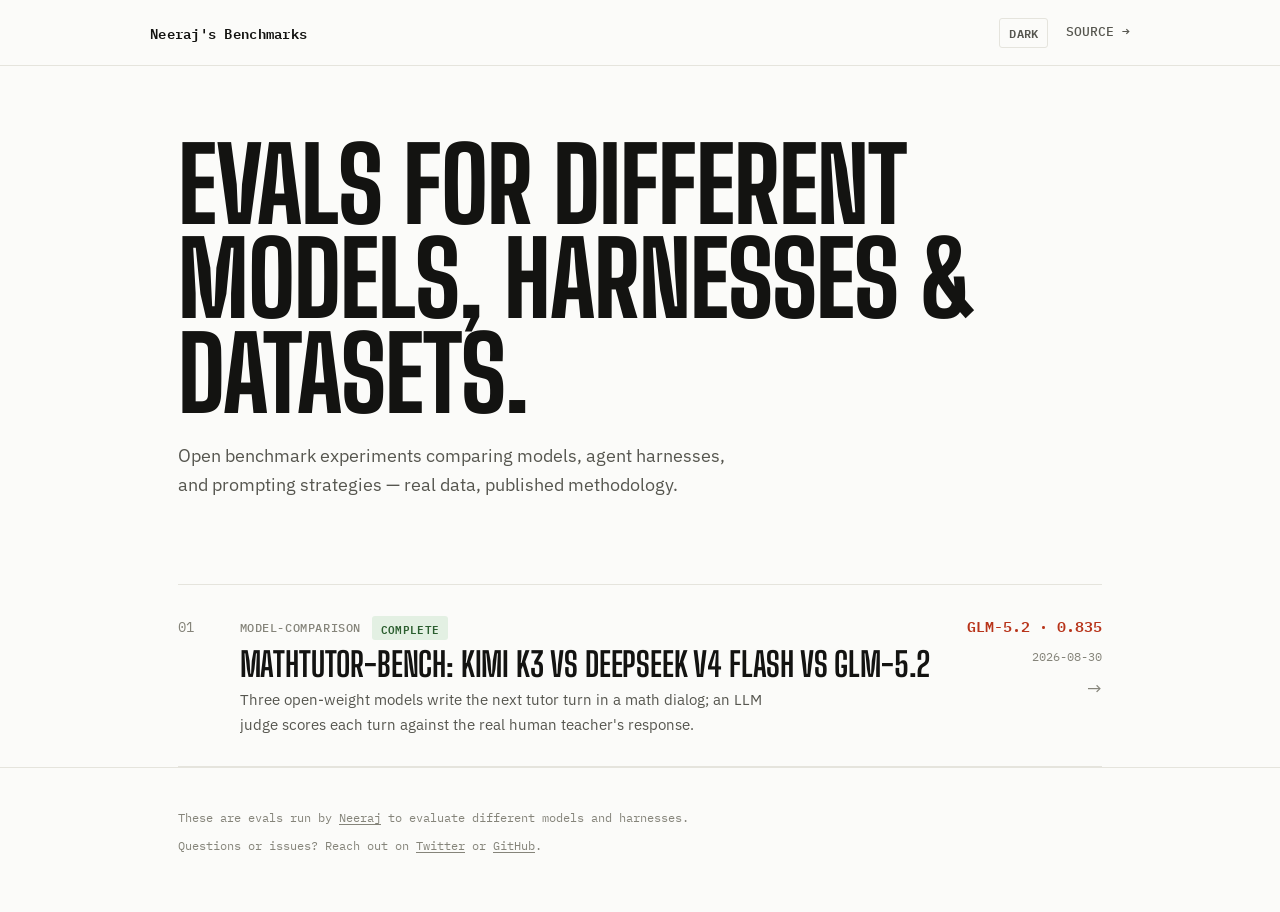
<file: docs/index.html>
<!doctype html>
<html lang="en" class="no-js">
<head>
  <meta charset="utf-8">
  <meta name="viewport" content="width=device-width, initial-scale=1">
  <title>Neeraj's Benchmarks: Model, Harness &amp; Dataset Evals</title>
  <script>try{var t=localStorage.getItem("theme");if(t==="light"||t==="dark")document.documentElement.setAttribute("data-theme",t)}catch(e){}</script>
  <link rel="preconnect" href="https://fonts.googleapis.com">
  <link rel="preconnect" href="https://fonts.gstatic.com" crossorigin>
  <link href="https://fonts.googleapis.com/css2?family=Big+Shoulders+Display:wght@600;700;800&family=IBM+Plex+Sans:wght@400;500;600;700&family=IBM+Plex+Mono:wght@400;500;600&display=swap" rel="stylesheet">
  <link rel="stylesheet" href="style.css">
</head>
<body>
  <div class="topbar">
    <div class="wrap topbar-inner">
      <a class="wordmark" href=".">Neeraj's Benchmarks</a>
      <div class="topbar-right">
        <button class="theme-toggle" id="theme-toggle" type="button">DARK</button>
        <a class="topbar-link" href="https://github.com/kn-neeraj/neeraj-benchmarks">SOURCE &rarr;</a>
      </div>
    </div>
  </div>

  <div class="wrap">
    <section class="hero">
      <h1 data-enter style="--enter-i:0">Evals for different<br>models, harnesses &amp; datasets.</h1>
      <p class="hero-sub" data-enter style="--enter-i:1">Open benchmark experiments comparing models, agent harnesses, and prompting strategies &mdash; real data, published methodology.</p>
    </section>

    <section>
      <div class="index-list">
        
        <a class="index-row" href="experiments/mathtutorbench-eval/" data-reveal data-reveal-group="index">
          <span class="index-num">01</span>
          <div class="index-main">
            <div class="index-top-line">
              <span class="index-category">model-comparison</span>
              <span class="badge badge-complete">Complete</span>
            </div>
            <h2 class="index-title">MathTutor-Bench: Kimi K3 vs DeepSeek V4 Flash vs GLM-5.2</h2>
            <p class="index-summary">Three open-weight models write the next tutor turn in a math dialog; an LLM judge scores each turn against the real human teacher&#x27;s response.</p>
          </div>
          <div class="index-side">
            <span class="index-headline">GLM-5.2 &middot; 0.835</span>
            <span class="index-date">2026-08-30</span>
            <span class="index-arrow">&rarr;</span>
          </div>
        </a>
      </div>
    </section>
  </div>

  <footer class="site-footer">
    <div class="wrap">
      <p>These are evals run by <a href="https://kneeraj.com">Neeraj</a> to evaluate different models and harnesses.</p>
      <p>Questions or issues? Reach out on <a href="https://x.com/kn_neeraj1">Twitter</a> or <a href="https://github.com/kn-neeraj">GitHub</a>.</p>
    </div>
  </footer>

  <script src="theme.js"></script>
  <script src="main.js"></script>
</body>
</html>
</file>
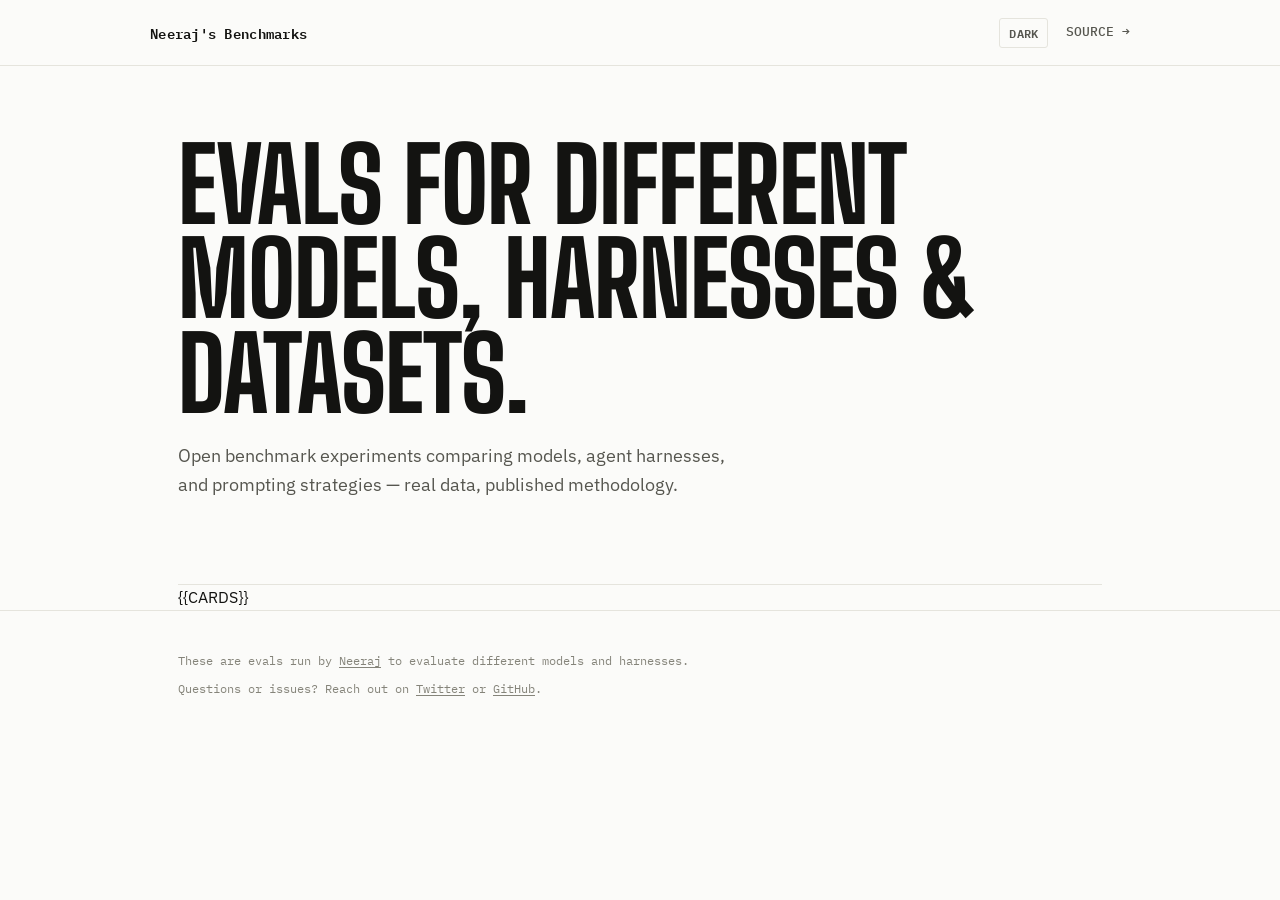
<file: site/templates/index.html>
<!doctype html>
<html lang="en" class="no-js">
<head>
  <meta charset="utf-8">
  <meta name="viewport" content="width=device-width, initial-scale=1">
  <title>Neeraj's Benchmarks: Model, Harness &amp; Dataset Evals</title>
  <script>try{var t=localStorage.getItem("theme");if(t==="light"||t==="dark")document.documentElement.setAttribute("data-theme",t)}catch(e){}</script>
  <link rel="preconnect" href="https://fonts.googleapis.com">
  <link rel="preconnect" href="https://fonts.gstatic.com" crossorigin>
  <link href="https://fonts.googleapis.com/css2?family=Big+Shoulders+Display:wght@600;700;800&family=IBM+Plex+Sans:wght@400;500;600;700&family=IBM+Plex+Mono:wght@400;500;600&display=swap" rel="stylesheet">
  <link rel="stylesheet" href="style.css">
</head>
<body>
  <div class="topbar">
    <div class="wrap topbar-inner">
      <a class="wordmark" href=".">Neeraj's Benchmarks</a>
      <div class="topbar-right">
        <button class="theme-toggle" id="theme-toggle" type="button">DARK</button>
        <a class="topbar-link" href="https://github.com/kn-neeraj/neeraj-benchmarks">SOURCE &rarr;</a>
      </div>
    </div>
  </div>

  <div class="wrap">
    <section class="hero">
      <h1 data-enter style="--enter-i:0">Evals for different<br>models, harnesses &amp; datasets.</h1>
      <p class="hero-sub" data-enter style="--enter-i:1">Open benchmark experiments comparing models, agent harnesses, and prompting strategies &mdash; real data, published methodology.</p>
    </section>

    <section>
      <div class="index-list">
        {{CARDS}}
      </div>
    </section>
  </div>

  <footer class="site-footer">
    <div class="wrap">
      <p>These are evals run by <a href="https://kneeraj.com">Neeraj</a> to evaluate different models and harnesses.</p>
      <p>Questions or issues? Reach out on <a href="https://x.com/kn_neeraj1">Twitter</a> or <a href="https://github.com/kn-neeraj">GitHub</a>.</p>
    </div>
  </footer>

  <script src="theme.js"></script>
  <script src="main.js"></script>
</body>
</html>
</file>
<file: docs/style.css>
:root {
  --bg: #fbfbf9;
  --surface: #ffffff;
  --surface-hover: #f4f3ee;
  --border: #e5e4dd;
  --border-strong: #cfcec4;
  --ink: #131311;
  --ink-muted: #56564f;
  --ink-faint: #85847a;
  --accent: #d8431f;
  --accent-ink: #b8341a;
  --accent-soft: #fdece5;

  --badge-complete-bg: #e3f0e3;
  --badge-complete-fg: #2b5e2f;
  --badge-progress-bg: #fdece5;
  --badge-progress-fg: #b8341a;

  --chart-grid: #e5e4dd;
  --chart-bar: #d8431f;
  --chart-bar-alpha: rgba(216, 67, 31, 0.82);
  --chart-ci: #131311;

  --shadow-row: 0 1px 0 var(--border);
  --ease-out-expo: cubic-bezier(0.16, 1, 0.3, 1);

  --font-display: "Big Shoulders Display", "Arial Narrow", sans-serif;
  --font-body: "IBM Plex Sans", -apple-system, sans-serif;
  --font-mono: "IBM Plex Mono", ui-monospace, SFMono-Regular, monospace;
}

/* Dark palette applies when the OS prefers dark AND the user hasn't
   explicitly chosen light via the toggle, OR when the toggle has
   explicitly chosen dark -- so a manual choice always wins over the OS
   setting, in either direction. */
@media (prefers-color-scheme: dark) {
  :root:not([data-theme="light"]) {
    --bg: #0a0a0b;
    --surface: #121213;
    --surface-hover: #1a1a1c;
    --border: #26262a;
    --border-strong: #38383e;
    --ink: #f2f0ea;
    --ink-muted: #aaa9a2;
    --ink-faint: #78776f;
    --accent: #ff6a3d;
    --accent-ink: #ff8a5e;
    --accent-soft: #2c1710;

    --badge-complete-bg: #16281a;
    --badge-complete-fg: #7dd88a;
    --badge-progress-bg: #2c1710;
    --badge-progress-fg: #ff8a5e;

    --chart-grid: #232326;
    --chart-bar: #ff6a3d;
    --chart-bar-alpha: rgba(255, 106, 61, 0.85);
    --chart-ci: #f2f0ea;

    --shadow-row: 0 1px 0 var(--border);
  }
}
:root[data-theme="dark"] {
  --bg: #0a0a0b;
  --surface: #121213;
  --surface-hover: #1a1a1c;
  --border: #26262a;
  --border-strong: #38383e;
  --ink: #f2f0ea;
  --ink-muted: #aaa9a2;
  --ink-faint: #78776f;
  --accent: #ff6a3d;
  --accent-ink: #ff8a5e;
  --accent-soft: #2c1710;

  --badge-complete-bg: #16281a;
  --badge-complete-fg: #7dd88a;
  --badge-progress-bg: #2c1710;
  --badge-progress-fg: #ff8a5e;

  --chart-grid: #232326;
  --chart-bar: #ff6a3d;
  --chart-bar-alpha: rgba(255, 106, 61, 0.85);
  --chart-ci: #f2f0ea;

  --shadow-row: 0 1px 0 var(--border);
}

* { box-sizing: border-box; }
html { color-scheme: light dark; }

body {
  margin: 0;
  background: var(--bg);
  color: var(--ink);
  font-family: var(--font-body);
  line-height: 1.6;
  font-size: 16px;
  -webkit-font-smoothing: antialiased;
}

a { color: var(--accent-ink); text-decoration: none; }
a:hover { text-decoration: underline; }

code {
  font-family: var(--font-mono);
  font-size: 0.88em;
  background: var(--surface-hover);
  border: 1px solid var(--border);
  border-radius: 3px;
  padding: 0.08em 0.4em;
}

.judge-prompt {
  font-family: var(--font-mono);
  font-size: 0.8rem;
  line-height: 1.6;
  white-space: pre-wrap;
  word-break: break-word;
  background: var(--surface);
  border: 1px solid var(--border);
  border-radius: 4px;
  padding: 1.1rem 1.35rem;
  margin: 0;
  color: var(--ink-muted);
  overflow-x: auto;
}

.wrap { max-width: 980px; margin: 0 auto; padding-left: 1.75rem; padding-right: 1.75rem; }

/* ---------- top bar ---------- */

.topbar {
  border-bottom: 1px solid var(--border);
}
.topbar-inner {
  display: flex;
  align-items: center;
  justify-content: space-between;
  padding: 1.1rem 0;
}
.wordmark {
  font-family: var(--font-mono);
  font-weight: 600;
  font-size: 0.85rem;
  letter-spacing: 0.02em;
  color: var(--ink);
  text-decoration: none;
}
.wordmark:hover { text-decoration: none; color: var(--accent-ink); }
.topbar-link {
  font-family: var(--font-mono);
  font-size: 0.8rem;
  font-weight: 500;
  color: var(--ink-muted);
}
.topbar-link:hover { color: var(--accent-ink); text-decoration: none; }

.topbar-right {
  display: flex;
  align-items: center;
  gap: 1.1rem;
}
.theme-toggle {
  font-family: var(--font-mono);
  font-size: 0.72rem;
  font-weight: 600;
  letter-spacing: 0.03em;
  color: var(--ink-muted);
  background: none;
  border: 1px solid var(--border);
  border-radius: 3px;
  padding: 0.25rem 0.55rem;
  cursor: pointer;
  transition: color 180ms var(--ease-out-expo), border-color 180ms var(--ease-out-expo);
}
.theme-toggle:hover { color: var(--accent-ink); border-color: var(--border-strong); }
.theme-toggle:focus-visible { outline: 2px solid var(--accent); outline-offset: 2px; }

/* ---------- hero ---------- */

.hero { padding: 4.5rem 0 3rem; }
.eyebrow {
  display: block;
  font-family: var(--font-mono);
  font-size: 0.78rem;
  font-weight: 600;
  letter-spacing: 0.06em;
  text-transform: uppercase;
  color: var(--ink-faint);
  margin-bottom: 1.1rem;
}
.eyebrow .accent-num { color: var(--accent); font-weight: 700; }

.hero h1 {
  font-family: var(--font-display);
  font-weight: 800;
  font-size: clamp(3.2rem, 10vw, 6.4rem);
  line-height: 0.92;
  letter-spacing: -0.01em;
  text-transform: uppercase;
  margin: 0 0 1.25rem;
  text-wrap: balance;
}

.hero-sub {
  font-size: 1.15rem;
  color: var(--ink-muted);
  max-width: 52ch;
  margin: 0 0 1.75rem;
}

/* ---------- entrance animation (hero, CSS-only) ---------- */
/* A plain CSS animation runs on paint regardless of JS timing, so the
   hero is never gated behind a script/IntersectionObserver callback that
   might not have fired yet when something (a headless renderer, a fast
   screenshot) reads the page. */

@keyframes fade-up {
  from { opacity: 0; transform: translateY(14px); }
  to { opacity: 1; transform: translateY(0); }
}
[data-enter] {
  animation: fade-up 380ms var(--ease-out-expo) both;
  animation-delay: calc(var(--enter-i, 0) * 45ms);
}
@media (prefers-reduced-motion: reduce) {
  [data-enter] { animation: none; }
}

/* ---------- reveal-on-scroll (below-the-fold rows, JS-enhanced) ---------- */
/* Visible by default -- JS only adds the fade-up enhancement. If JS is
   blocked or slow, content is already there; nothing depends on a
   callback firing. */

[data-reveal] {
  opacity: 1;
  transform: none;
}
[data-reveal].js-reveal-ready {
  opacity: 0;
  transform: translateY(14px);
  transition: opacity 560ms var(--ease-out-expo), transform 560ms var(--ease-out-expo);
}
[data-reveal].js-reveal-ready.is-visible { opacity: 1; transform: translateY(0); }

/* ---------- numbered index list (no cards) ---------- */

.index-list { border-top: 1px solid var(--border); margin-top: 0.5rem; }

.index-row {
  display: grid;
  grid-template-columns: 2.6rem 1fr auto;
  gap: 1.25rem;
  align-items: baseline;
  padding: 1.9rem 0;
  border-bottom: 1px solid var(--border);
  text-decoration: none;
  color: inherit;
}
.index-row:hover { text-decoration: none; }

.index-num {
  font-family: var(--font-mono);
  font-size: 0.85rem;
  color: var(--ink-faint);
  transition: color 200ms var(--ease-out-expo);
}
.index-row:hover .index-num { color: var(--accent); }

.index-main { min-width: 0; }
.index-top-line {
  display: flex;
  align-items: center;
  gap: 0.7rem;
  margin-bottom: 0.4rem;
}
.index-category {
  font-family: var(--font-mono);
  font-size: 0.72rem;
  font-weight: 500;
  letter-spacing: 0.05em;
  text-transform: uppercase;
  color: var(--ink-faint);
}
.index-title {
  font-family: var(--font-display);
  font-weight: 700;
  font-size: clamp(1.5rem, 3vw, 2.1rem);
  letter-spacing: -0.005em;
  margin: 0 0 0.4rem;
  text-transform: uppercase;
  line-height: 1.02;
}
.index-summary {
  color: var(--ink-muted);
  font-size: 0.95rem;
  max-width: 62ch;
  margin: 0;
}

.index-side {
  text-align: right;
  display: flex;
  flex-direction: column;
  align-items: flex-end;
  gap: 0.5rem;
  white-space: nowrap;
}
.index-headline {
  font-family: var(--font-mono);
  font-weight: 600;
  font-size: 0.95rem;
  color: var(--accent-ink);
}
.index-date {
  font-family: var(--font-mono);
  font-size: 0.78rem;
  color: var(--ink-faint);
}
.index-arrow {
  font-size: 1.1rem;
  color: var(--ink-faint);
  transition: transform 220ms var(--ease-out-expo), color 220ms var(--ease-out-expo);
}
.index-row:hover .index-arrow { color: var(--accent); transform: translateX(4px); }
@media (prefers-reduced-motion: reduce) {
  .index-row:hover .index-arrow { transform: none; }
}

.badge {
  font-family: var(--font-mono);
  font-size: 0.68rem;
  font-weight: 600;
  letter-spacing: 0.03em;
  text-transform: uppercase;
  padding: 0.2rem 0.55rem;
  border-radius: 3px;
}
.badge-complete { background: var(--badge-complete-bg); color: var(--badge-complete-fg); }
.badge-in-progress { background: var(--badge-progress-bg); color: var(--badge-progress-fg); }

/* ---------- experiment detail ---------- */

.back-link {
  display: inline-flex;
  align-items: center;
  gap: 0.4rem;
  font-family: var(--font-mono);
  font-size: 0.8rem;
  font-weight: 500;
  color: var(--ink-muted);
  margin-bottom: 2rem;
}
.back-link:hover { color: var(--accent-ink); text-decoration: none; }

.exp-hero { padding: 2.5rem 0 3rem; border-bottom: 1px solid var(--border); }
.exp-hero h1 {
  font-family: var(--font-display);
  font-weight: 800;
  font-size: clamp(2.4rem, 6vw, 4rem);
  line-height: 0.96;
  letter-spacing: -0.005em;
  text-transform: uppercase;
  margin: 0 0 1rem;
  text-wrap: balance;
}
.exp-hero-sub { font-size: 1.08rem; color: var(--ink-muted); max-width: 60ch; margin: 0 0 1rem; }
.exp-meta-row { display: flex; align-items: center; gap: 0.9rem; flex-wrap: wrap; }
.exp-meta {
  font-family: var(--font-mono);
  color: var(--ink-faint);
  font-size: 0.8rem;
  letter-spacing: 0.02em;
}

.section { padding: 3.25rem 0; border-bottom: 1px solid var(--border); }
.section:last-of-type { border-bottom: none; }

.section-head { display: flex; align-items: baseline; gap: 0.85rem; margin-bottom: 1.5rem; }
.section-num { font-family: var(--font-mono); font-size: 0.85rem; color: var(--accent); font-weight: 700; }
.section h2 {
  font-family: var(--font-display);
  font-weight: 700;
  font-size: 1.6rem;
  letter-spacing: -0.005em;
  text-transform: uppercase;
  margin: 0;
}
.section > p { max-width: 68ch; color: var(--ink); }
.metric-description { color: var(--ink-muted); font-size: 0.94rem; max-width: 68ch; margin-top: -0.75rem; }

/* ---------- chart ---------- */

.chart-wrap {
  margin-top: 1.75rem;
  padding: 1.5rem 1.5rem 0.5rem;
  background: var(--surface);
  border: 1px solid var(--border);
  border-radius: 4px;
}
.chart-canvas-box { position: relative; height: 230px; }
.chart-fallback { display: none; color: var(--ink-faint); font-size: 0.85rem; padding: 2rem 0; }
.no-js .chart-canvas-box { display: none; }
.no-js .chart-fallback { display: block; }

.result-set + .result-set { margin-top: 2.75rem; padding-top: 2.25rem; border-top: 1px solid var(--border); }
.result-set-title {
  font-family: var(--font-body);
  font-size: 1rem;
  font-weight: 700;
  color: var(--ink);
  margin: 0;
}
.result-set-description { color: var(--ink-muted); font-size: 0.9rem; max-width: 66ch; margin-top: 1.1rem; }

.result-callout {
  margin-top: 1.1rem;
  padding: 1rem 1.25rem;
  background: var(--accent-soft);
  border-radius: 4px;
}
.result-callout-label {
  display: block;
  font-family: var(--font-mono);
  font-size: 0.7rem;
  font-weight: 600;
  letter-spacing: 0.06em;
  text-transform: uppercase;
  color: var(--accent-ink);
  margin-bottom: 0.4rem;
}
.result-callout-text { margin: 0; color: var(--ink); font-size: 0.92rem; line-height: 1.55; }

/* ---------- example dialog ---------- */

.example-block { margin-top: 2.75rem; padding-top: 2.25rem; border-top: 1px solid var(--border); }

/* One end-to-end card: problem, conversation, and model responses are all
   inside a single container, separated by dividers rather than nested into
   their own boxes - reads as one artifact instead of a pile of cards. */
.example-card {
  margin-top: 1.1rem;
  background: var(--surface);
  border: 1px solid var(--border);
  border-radius: 4px;
  overflow: hidden;
}
.example-card-section { padding: 1.25rem 1.5rem; }
.example-card-section + .example-card-section { border-top: 1px solid var(--border); }

.example-problem { font-size: 0.95rem; margin: 0; }

.convo { display: flex; flex-direction: column; gap: 0.6rem; }
.convo-turn { display: grid; grid-template-columns: 6.5rem 1fr; gap: 0.25rem 1rem; }
.convo-speaker {
  font-family: var(--font-mono);
  font-size: 0.7rem;
  font-weight: 600;
  letter-spacing: 0.04em;
  text-transform: uppercase;
  padding-top: 0.15rem;
}
.convo-teacher .convo-speaker { color: var(--accent-ink); }
.convo-student .convo-speaker { color: var(--ink-faint); }
.convo-text { margin: 0; font-size: 0.88rem; line-height: 1.5; color: var(--ink-muted); }

.convo-truncated { grid-template-columns: 6.5rem 1fr; align-items: center; opacity: 0.65; }
.convo-ellipsis { font-family: var(--font-mono); text-align: center; }
.convo-truncated-label { font-size: 0.78rem; font-style: italic; color: var(--ink-faint); }

.convo-ground-truth {
  margin-top: 0.3rem;
  padding-top: 0.75rem;
  border-top: 1px dashed var(--border);
}
.convo-ground-truth .convo-speaker { color: var(--accent-ink); }
.convo-ground-truth .convo-text { color: var(--ink); font-weight: 500; }

@media (max-width: 640px) {
  .convo-turn, .convo-truncated { grid-template-columns: 1fr; gap: 0.15rem; }
}

.example-responses-label {
  display: block;
  font-family: var(--font-mono);
  font-size: 0.7rem;
  font-weight: 600;
  letter-spacing: 0.06em;
  text-transform: uppercase;
  color: var(--ink-faint);
  margin-bottom: 0.9rem;
}
.example-responses { display: flex; flex-direction: column; gap: 1rem; }
.example-response {
  display: grid;
  grid-template-columns: 9rem 1fr;
  gap: 0.5rem 1rem;
}
.example-response + .example-response { padding-top: 1rem; border-top: 1px solid var(--border); }
.example-response-head { display: flex; flex-direction: column; gap: 0.3rem; }
.example-response-model { font-weight: 700; font-size: 0.9rem; }
.example-response-score {
  font-family: var(--font-mono);
  font-size: 0.78rem;
  color: var(--ink-faint);
}
.example-response-text { margin: 0; font-size: 0.9rem; line-height: 1.55; align-self: center; }

@media (max-width: 640px) {
  .example-response { grid-template-columns: 1fr; }
}

.chart-legend {
  display: flex;
  gap: 1.5rem;
  font-family: var(--font-mono);
  font-size: 0.75rem;
  color: var(--ink-faint);
  padding: 1rem 0 0.25rem;
}
.chart-legend span { display: inline-flex; align-items: center; gap: 0.4rem; }
.legend-swatch { width: 10px; height: 10px; border-radius: 2px; background: var(--chart-bar); flex: none; }
.legend-swatch.ci { background: none; border-top: 2px solid var(--chart-ci); opacity: 0.6; width: 12px; }

.results-table {
  width: 100%;
  border-collapse: collapse;
  margin-top: 1.75rem;
  font-size: 0.88rem;
}
.results-table th, .results-table td {
  text-align: left;
  padding: 0.7rem 0.9rem;
  border-bottom: 1px solid var(--border);
}
.results-table th {
  font-family: var(--font-mono);
  color: var(--ink-faint);
  font-weight: 500;
  font-size: 0.72rem;
  text-transform: uppercase;
  letter-spacing: 0.05em;
}
.results-table td { font-family: var(--font-mono); }
.results-table td:first-child { font-family: var(--font-body); font-weight: 600; }
.results-table tbody tr:hover { background: var(--surface-hover); }

/* ---------- numbered methodology steps ---------- */

.steps { display: flex; flex-direction: column; gap: 2rem; }
.step { display: grid; grid-template-columns: 2.6rem 1fr; gap: 1.25rem; }
.step-num { font-family: var(--font-mono); font-size: 0.85rem; color: var(--accent); font-weight: 700; padding-top: 0.15rem; }
.step-body h3 {
  font-family: var(--font-body);
  font-size: 1rem;
  font-weight: 700;
  margin: 0 0 0.4rem;
}
.step-body p { margin: 0; color: var(--ink-muted); max-width: 66ch; }
.step-body ul { margin: 0.4rem 0 0; padding-left: 1.15rem; color: var(--ink-muted); }
.step-body li { margin-bottom: 0.5rem; }
.step-body li:last-child { margin-bottom: 0; }

.takeaways-list { list-style: none; margin: 0; padding: 0; display: flex; flex-direction: column; gap: 1rem; }
.takeaways-list li {
  position: relative;
  padding-left: 1.75rem;
  font-size: 1.02rem;
  line-height: 1.55;
  max-width: 66ch;
}
.takeaways-list li::before {
  content: "\2192";
  position: absolute;
  left: 0;
  color: var(--accent);
  font-weight: 700;
}
.takeaways-list strong { color: var(--ink); }

.methodology-link {
  display: inline-flex;
  align-items: center;
  gap: 0.4rem;
  font-family: var(--font-mono);
  font-weight: 600;
  font-size: 0.9rem;
}

/* ---------- footer ---------- */

.site-footer {
  padding: 2.5rem 0 3.5rem;
  color: var(--ink-faint);
  font-family: var(--font-mono);
  font-size: 0.78rem;
  border-top: 1px solid var(--border);
}
.site-footer p { margin: 0 0 0.5rem; }
.site-footer p:last-child { margin-bottom: 0; }
.site-footer a { color: var(--ink-faint); text-decoration: underline; text-underline-offset: 2px; }
.site-footer a:hover { color: var(--accent-ink); }
</file>
<file: site/templates/style.css>
:root {
  --bg: #fbfbf9;
  --surface: #ffffff;
  --surface-hover: #f4f3ee;
  --border: #e5e4dd;
  --border-strong: #cfcec4;
  --ink: #131311;
  --ink-muted: #56564f;
  --ink-faint: #85847a;
  --accent: #d8431f;
  --accent-ink: #b8341a;
  --accent-soft: #fdece5;

  --badge-complete-bg: #e3f0e3;
  --badge-complete-fg: #2b5e2f;
  --badge-progress-bg: #fdece5;
  --badge-progress-fg: #b8341a;

  --chart-grid: #e5e4dd;
  --chart-bar: #d8431f;
  --chart-bar-alpha: rgba(216, 67, 31, 0.82);
  --chart-ci: #131311;

  --shadow-row: 0 1px 0 var(--border);
  --ease-out-expo: cubic-bezier(0.16, 1, 0.3, 1);

  --font-display: "Big Shoulders Display", "Arial Narrow", sans-serif;
  --font-body: "IBM Plex Sans", -apple-system, sans-serif;
  --font-mono: "IBM Plex Mono", ui-monospace, SFMono-Regular, monospace;
}

/* Dark palette applies when the OS prefers dark AND the user hasn't
   explicitly chosen light via the toggle, OR when the toggle has
   explicitly chosen dark -- so a manual choice always wins over the OS
   setting, in either direction. */
@media (prefers-color-scheme: dark) {
  :root:not([data-theme="light"]) {
    --bg: #0a0a0b;
    --surface: #121213;
    --surface-hover: #1a1a1c;
    --border: #26262a;
    --border-strong: #38383e;
    --ink: #f2f0ea;
    --ink-muted: #aaa9a2;
    --ink-faint: #78776f;
    --accent: #ff6a3d;
    --accent-ink: #ff8a5e;
    --accent-soft: #2c1710;

    --badge-complete-bg: #16281a;
    --badge-complete-fg: #7dd88a;
    --badge-progress-bg: #2c1710;
    --badge-progress-fg: #ff8a5e;

    --chart-grid: #232326;
    --chart-bar: #ff6a3d;
    --chart-bar-alpha: rgba(255, 106, 61, 0.85);
    --chart-ci: #f2f0ea;

    --shadow-row: 0 1px 0 var(--border);
  }
}
:root[data-theme="dark"] {
  --bg: #0a0a0b;
  --surface: #121213;
  --surface-hover: #1a1a1c;
  --border: #26262a;
  --border-strong: #38383e;
  --ink: #f2f0ea;
  --ink-muted: #aaa9a2;
  --ink-faint: #78776f;
  --accent: #ff6a3d;
  --accent-ink: #ff8a5e;
  --accent-soft: #2c1710;

  --badge-complete-bg: #16281a;
  --badge-complete-fg: #7dd88a;
  --badge-progress-bg: #2c1710;
  --badge-progress-fg: #ff8a5e;

  --chart-grid: #232326;
  --chart-bar: #ff6a3d;
  --chart-bar-alpha: rgba(255, 106, 61, 0.85);
  --chart-ci: #f2f0ea;

  --shadow-row: 0 1px 0 var(--border);
}

* { box-sizing: border-box; }
html { color-scheme: light dark; }

body {
  margin: 0;
  background: var(--bg);
  color: var(--ink);
  font-family: var(--font-body);
  line-height: 1.6;
  font-size: 16px;
  -webkit-font-smoothing: antialiased;
}

a { color: var(--accent-ink); text-decoration: none; }
a:hover { text-decoration: underline; }

code {
  font-family: var(--font-mono);
  font-size: 0.88em;
  background: var(--surface-hover);
  border: 1px solid var(--border);
  border-radius: 3px;
  padding: 0.08em 0.4em;
}

.judge-prompt {
  font-family: var(--font-mono);
  font-size: 0.8rem;
  line-height: 1.6;
  white-space: pre-wrap;
  word-break: break-word;
  background: var(--surface);
  border: 1px solid var(--border);
  border-radius: 4px;
  padding: 1.1rem 1.35rem;
  margin: 0;
  color: var(--ink-muted);
  overflow-x: auto;
}

.wrap { max-width: 980px; margin: 0 auto; padding-left: 1.75rem; padding-right: 1.75rem; }

/* ---------- top bar ---------- */

.topbar {
  border-bottom: 1px solid var(--border);
}
.topbar-inner {
  display: flex;
  align-items: center;
  justify-content: space-between;
  padding: 1.1rem 0;
}
.wordmark {
  font-family: var(--font-mono);
  font-weight: 600;
  font-size: 0.85rem;
  letter-spacing: 0.02em;
  color: var(--ink);
  text-decoration: none;
}
.wordmark:hover { text-decoration: none; color: var(--accent-ink); }
.topbar-link {
  font-family: var(--font-mono);
  font-size: 0.8rem;
  font-weight: 500;
  color: var(--ink-muted);
}
.topbar-link:hover { color: var(--accent-ink); text-decoration: none; }

.topbar-right {
  display: flex;
  align-items: center;
  gap: 1.1rem;
}
.theme-toggle {
  font-family: var(--font-mono);
  font-size: 0.72rem;
  font-weight: 600;
  letter-spacing: 0.03em;
  color: var(--ink-muted);
  background: none;
  border: 1px solid var(--border);
  border-radius: 3px;
  padding: 0.25rem 0.55rem;
  cursor: pointer;
  transition: color 180ms var(--ease-out-expo), border-color 180ms var(--ease-out-expo);
}
.theme-toggle:hover { color: var(--accent-ink); border-color: var(--border-strong); }
.theme-toggle:focus-visible { outline: 2px solid var(--accent); outline-offset: 2px; }

/* ---------- hero ---------- */

.hero { padding: 4.5rem 0 3rem; }
.eyebrow {
  display: block;
  font-family: var(--font-mono);
  font-size: 0.78rem;
  font-weight: 600;
  letter-spacing: 0.06em;
  text-transform: uppercase;
  color: var(--ink-faint);
  margin-bottom: 1.1rem;
}
.eyebrow .accent-num { color: var(--accent); font-weight: 700; }

.hero h1 {
  font-family: var(--font-display);
  font-weight: 800;
  font-size: clamp(3.2rem, 10vw, 6.4rem);
  line-height: 0.92;
  letter-spacing: -0.01em;
  text-transform: uppercase;
  margin: 0 0 1.25rem;
  text-wrap: balance;
}

.hero-sub {
  font-size: 1.15rem;
  color: var(--ink-muted);
  max-width: 52ch;
  margin: 0 0 1.75rem;
}

/* ---------- entrance animation (hero, CSS-only) ---------- */
/* A plain CSS animation runs on paint regardless of JS timing, so the
   hero is never gated behind a script/IntersectionObserver callback that
   might not have fired yet when something (a headless renderer, a fast
   screenshot) reads the page. */

@keyframes fade-up {
  from { opacity: 0; transform: translateY(14px); }
  to { opacity: 1; transform: translateY(0); }
}
[data-enter] {
  animation: fade-up 380ms var(--ease-out-expo) both;
  animation-delay: calc(var(--enter-i, 0) * 45ms);
}
@media (prefers-reduced-motion: reduce) {
  [data-enter] { animation: none; }
}

/* ---------- reveal-on-scroll (below-the-fold rows, JS-enhanced) ---------- */
/* Visible by default -- JS only adds the fade-up enhancement. If JS is
   blocked or slow, content is already there; nothing depends on a
   callback firing. */

[data-reveal] {
  opacity: 1;
  transform: none;
}
[data-reveal].js-reveal-ready {
  opacity: 0;
  transform: translateY(14px);
  transition: opacity 560ms var(--ease-out-expo), transform 560ms var(--ease-out-expo);
}
[data-reveal].js-reveal-ready.is-visible { opacity: 1; transform: translateY(0); }

/* ---------- numbered index list (no cards) ---------- */

.index-list { border-top: 1px solid var(--border); margin-top: 0.5rem; }

.index-row {
  display: grid;
  grid-template-columns: 2.6rem 1fr auto;
  gap: 1.25rem;
  align-items: baseline;
  padding: 1.9rem 0;
  border-bottom: 1px solid var(--border);
  text-decoration: none;
  color: inherit;
}
.index-row:hover { text-decoration: none; }

.index-num {
  font-family: var(--font-mono);
  font-size: 0.85rem;
  color: var(--ink-faint);
  transition: color 200ms var(--ease-out-expo);
}
.index-row:hover .index-num { color: var(--accent); }

.index-main { min-width: 0; }
.index-top-line {
  display: flex;
  align-items: center;
  gap: 0.7rem;
  margin-bottom: 0.4rem;
}
.index-category {
  font-family: var(--font-mono);
  font-size: 0.72rem;
  font-weight: 500;
  letter-spacing: 0.05em;
  text-transform: uppercase;
  color: var(--ink-faint);
}
.index-title {
  font-family: var(--font-display);
  font-weight: 700;
  font-size: clamp(1.5rem, 3vw, 2.1rem);
  letter-spacing: -0.005em;
  margin: 0 0 0.4rem;
  text-transform: uppercase;
  line-height: 1.02;
}
.index-summary {
  color: var(--ink-muted);
  font-size: 0.95rem;
  max-width: 62ch;
  margin: 0;
}

.index-side {
  text-align: right;
  display: flex;
  flex-direction: column;
  align-items: flex-end;
  gap: 0.5rem;
  white-space: nowrap;
}
.index-headline {
  font-family: var(--font-mono);
  font-weight: 600;
  font-size: 0.95rem;
  color: var(--accent-ink);
}
.index-date {
  font-family: var(--font-mono);
  font-size: 0.78rem;
  color: var(--ink-faint);
}
.index-arrow {
  font-size: 1.1rem;
  color: var(--ink-faint);
  transition: transform 220ms var(--ease-out-expo), color 220ms var(--ease-out-expo);
}
.index-row:hover .index-arrow { color: var(--accent); transform: translateX(4px); }
@media (prefers-reduced-motion: reduce) {
  .index-row:hover .index-arrow { transform: none; }
}

.badge {
  font-family: var(--font-mono);
  font-size: 0.68rem;
  font-weight: 600;
  letter-spacing: 0.03em;
  text-transform: uppercase;
  padding: 0.2rem 0.55rem;
  border-radius: 3px;
}
.badge-complete { background: var(--badge-complete-bg); color: var(--badge-complete-fg); }
.badge-in-progress { background: var(--badge-progress-bg); color: var(--badge-progress-fg); }

/* ---------- experiment detail ---------- */

.back-link {
  display: inline-flex;
  align-items: center;
  gap: 0.4rem;
  font-family: var(--font-mono);
  font-size: 0.8rem;
  font-weight: 500;
  color: var(--ink-muted);
  margin-bottom: 2rem;
}
.back-link:hover { color: var(--accent-ink); text-decoration: none; }

.exp-hero { padding: 2.5rem 0 3rem; border-bottom: 1px solid var(--border); }
.exp-hero h1 {
  font-family: var(--font-display);
  font-weight: 800;
  font-size: clamp(2.4rem, 6vw, 4rem);
  line-height: 0.96;
  letter-spacing: -0.005em;
  text-transform: uppercase;
  margin: 0 0 1rem;
  text-wrap: balance;
}
.exp-hero-sub { font-size: 1.08rem; color: var(--ink-muted); max-width: 60ch; margin: 0 0 1rem; }
.exp-meta-row { display: flex; align-items: center; gap: 0.9rem; flex-wrap: wrap; }
.exp-meta {
  font-family: var(--font-mono);
  color: var(--ink-faint);
  font-size: 0.8rem;
  letter-spacing: 0.02em;
}

.section { padding: 3.25rem 0; border-bottom: 1px solid var(--border); }
.section:last-of-type { border-bottom: none; }

.section-head { display: flex; align-items: baseline; gap: 0.85rem; margin-bottom: 1.5rem; }
.section-num { font-family: var(--font-mono); font-size: 0.85rem; color: var(--accent); font-weight: 700; }
.section h2 {
  font-family: var(--font-display);
  font-weight: 700;
  font-size: 1.6rem;
  letter-spacing: -0.005em;
  text-transform: uppercase;
  margin: 0;
}
.section > p { max-width: 68ch; color: var(--ink); }
.metric-description { color: var(--ink-muted); font-size: 0.94rem; max-width: 68ch; margin-top: -0.75rem; }

/* ---------- chart ---------- */

.chart-wrap {
  margin-top: 1.75rem;
  padding: 1.5rem 1.5rem 0.5rem;
  background: var(--surface);
  border: 1px solid var(--border);
  border-radius: 4px;
}
.chart-canvas-box { position: relative; height: 230px; }
.chart-fallback { display: none; color: var(--ink-faint); font-size: 0.85rem; padding: 2rem 0; }
.no-js .chart-canvas-box { display: none; }
.no-js .chart-fallback { display: block; }

.result-set + .result-set { margin-top: 2.75rem; padding-top: 2.25rem; border-top: 1px solid var(--border); }
.result-set-title {
  font-family: var(--font-body);
  font-size: 1rem;
  font-weight: 700;
  color: var(--ink);
  margin: 0;
}
.result-set-description { color: var(--ink-muted); font-size: 0.9rem; max-width: 66ch; margin-top: 1.1rem; }

.result-callout {
  margin-top: 1.1rem;
  padding: 1rem 1.25rem;
  background: var(--accent-soft);
  border-radius: 4px;
}
.result-callout-label {
  display: block;
  font-family: var(--font-mono);
  font-size: 0.7rem;
  font-weight: 600;
  letter-spacing: 0.06em;
  text-transform: uppercase;
  color: var(--accent-ink);
  margin-bottom: 0.4rem;
}
.result-callout-text { margin: 0; color: var(--ink); font-size: 0.92rem; line-height: 1.55; }

/* ---------- example dialog ---------- */

.example-block { margin-top: 2.75rem; padding-top: 2.25rem; border-top: 1px solid var(--border); }

/* One end-to-end card: problem, conversation, and model responses are all
   inside a single container, separated by dividers rather than nested into
   their own boxes - reads as one artifact instead of a pile of cards. */
.example-card {
  margin-top: 1.1rem;
  background: var(--surface);
  border: 1px solid var(--border);
  border-radius: 4px;
  overflow: hidden;
}
.example-card-section { padding: 1.25rem 1.5rem; }
.example-card-section + .example-card-section { border-top: 1px solid var(--border); }

.example-problem { font-size: 0.95rem; margin: 0; }

.convo { display: flex; flex-direction: column; gap: 0.6rem; }
.convo-turn { display: grid; grid-template-columns: 6.5rem 1fr; gap: 0.25rem 1rem; }
.convo-speaker {
  font-family: var(--font-mono);
  font-size: 0.7rem;
  font-weight: 600;
  letter-spacing: 0.04em;
  text-transform: uppercase;
  padding-top: 0.15rem;
}
.convo-teacher .convo-speaker { color: var(--accent-ink); }
.convo-student .convo-speaker { color: var(--ink-faint); }
.convo-text { margin: 0; font-size: 0.88rem; line-height: 1.5; color: var(--ink-muted); }

.convo-truncated { grid-template-columns: 6.5rem 1fr; align-items: center; opacity: 0.65; }
.convo-ellipsis { font-family: var(--font-mono); text-align: center; }
.convo-truncated-label { font-size: 0.78rem; font-style: italic; color: var(--ink-faint); }

.convo-ground-truth {
  margin-top: 0.3rem;
  padding-top: 0.75rem;
  border-top: 1px dashed var(--border);
}
.convo-ground-truth .convo-speaker { color: var(--accent-ink); }
.convo-ground-truth .convo-text { color: var(--ink); font-weight: 500; }

@media (max-width: 640px) {
  .convo-turn, .convo-truncated { grid-template-columns: 1fr; gap: 0.15rem; }
}

.example-responses-label {
  display: block;
  font-family: var(--font-mono);
  font-size: 0.7rem;
  font-weight: 600;
  letter-spacing: 0.06em;
  text-transform: uppercase;
  color: var(--ink-faint);
  margin-bottom: 0.9rem;
}
.example-responses { display: flex; flex-direction: column; gap: 1rem; }
.example-response {
  display: grid;
  grid-template-columns: 9rem 1fr;
  gap: 0.5rem 1rem;
}
.example-response + .example-response { padding-top: 1rem; border-top: 1px solid var(--border); }
.example-response-head { display: flex; flex-direction: column; gap: 0.3rem; }
.example-response-model { font-weight: 700; font-size: 0.9rem; }
.example-response-score {
  font-family: var(--font-mono);
  font-size: 0.78rem;
  color: var(--ink-faint);
}
.example-response-text { margin: 0; font-size: 0.9rem; line-height: 1.55; align-self: center; }

@media (max-width: 640px) {
  .example-response { grid-template-columns: 1fr; }
}

.chart-legend {
  display: flex;
  gap: 1.5rem;
  font-family: var(--font-mono);
  font-size: 0.75rem;
  color: var(--ink-faint);
  padding: 1rem 0 0.25rem;
}
.chart-legend span { display: inline-flex; align-items: center; gap: 0.4rem; }
.legend-swatch { width: 10px; height: 10px; border-radius: 2px; background: var(--chart-bar); flex: none; }
.legend-swatch.ci { background: none; border-top: 2px solid var(--chart-ci); opacity: 0.6; width: 12px; }

.results-table {
  width: 100%;
  border-collapse: collapse;
  margin-top: 1.75rem;
  font-size: 0.88rem;
}
.results-table th, .results-table td {
  text-align: left;
  padding: 0.7rem 0.9rem;
  border-bottom: 1px solid var(--border);
}
.results-table th {
  font-family: var(--font-mono);
  color: var(--ink-faint);
  font-weight: 500;
  font-size: 0.72rem;
  text-transform: uppercase;
  letter-spacing: 0.05em;
}
.results-table td { font-family: var(--font-mono); }
.results-table td:first-child { font-family: var(--font-body); font-weight: 600; }
.results-table tbody tr:hover { background: var(--surface-hover); }

/* ---------- numbered methodology steps ---------- */

.steps { display: flex; flex-direction: column; gap: 2rem; }
.step { display: grid; grid-template-columns: 2.6rem 1fr; gap: 1.25rem; }
.step-num { font-family: var(--font-mono); font-size: 0.85rem; color: var(--accent); font-weight: 700; padding-top: 0.15rem; }
.step-body h3 {
  font-family: var(--font-body);
  font-size: 1rem;
  font-weight: 700;
  margin: 0 0 0.4rem;
}
.step-body p { margin: 0; color: var(--ink-muted); max-width: 66ch; }
.step-body ul { margin: 0.4rem 0 0; padding-left: 1.15rem; color: var(--ink-muted); }
.step-body li { margin-bottom: 0.5rem; }
.step-body li:last-child { margin-bottom: 0; }

.takeaways-list { list-style: none; margin: 0; padding: 0; display: flex; flex-direction: column; gap: 1rem; }
.takeaways-list li {
  position: relative;
  padding-left: 1.75rem;
  font-size: 1.02rem;
  line-height: 1.55;
  max-width: 66ch;
}
.takeaways-list li::before {
  content: "\2192";
  position: absolute;
  left: 0;
  color: var(--accent);
  font-weight: 700;
}
.takeaways-list strong { color: var(--ink); }

.methodology-link {
  display: inline-flex;
  align-items: center;
  gap: 0.4rem;
  font-family: var(--font-mono);
  font-weight: 600;
  font-size: 0.9rem;
}

/* ---------- footer ---------- */

.site-footer {
  padding: 2.5rem 0 3.5rem;
  color: var(--ink-faint);
  font-family: var(--font-mono);
  font-size: 0.78rem;
  border-top: 1px solid var(--border);
}
.site-footer p { margin: 0 0 0.5rem; }
.site-footer p:last-child { margin-bottom: 0; }
.site-footer a { color: var(--ink-faint); text-decoration: underline; text-underline-offset: 2px; }
.site-footer a:hover { color: var(--accent-ink); }
</file>
